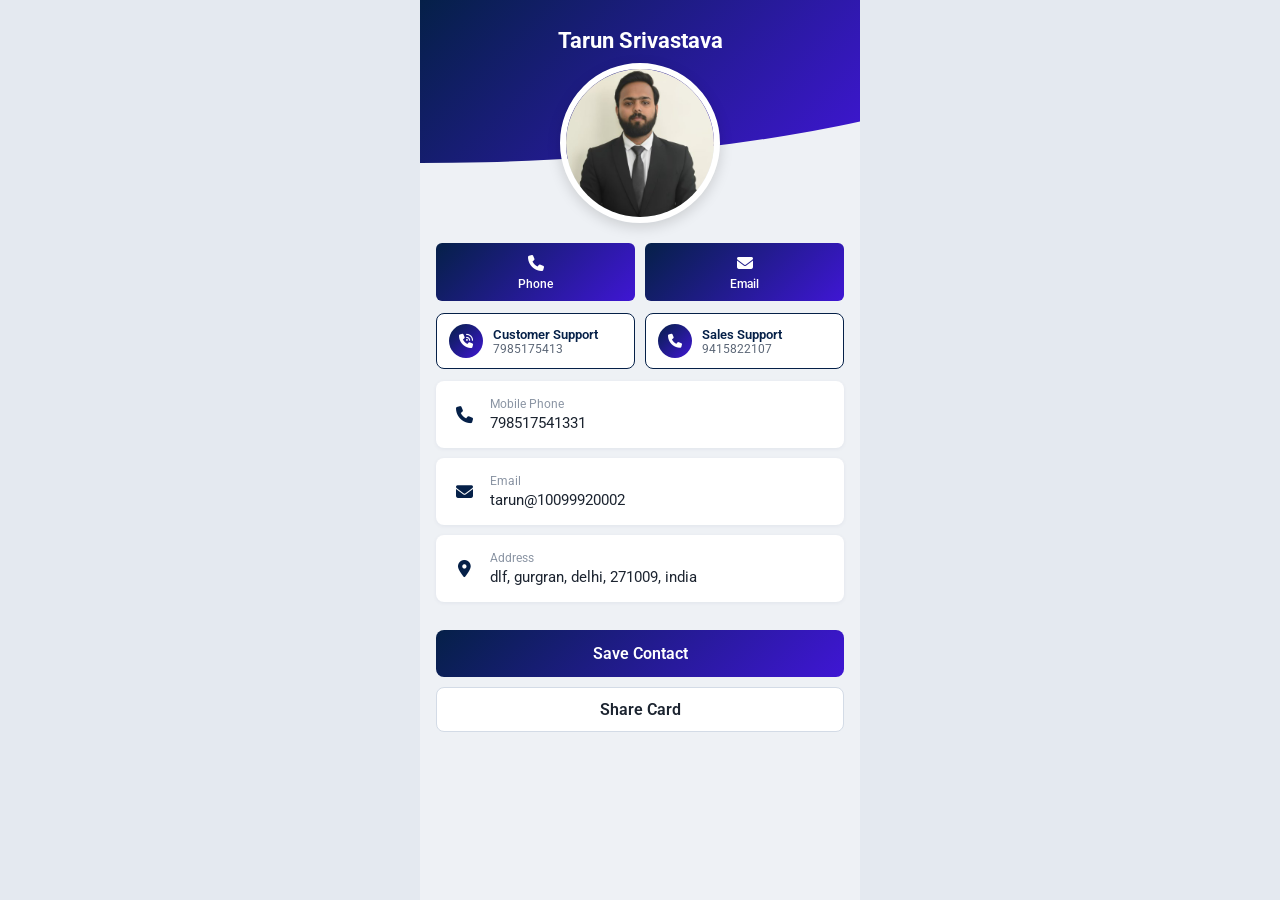
<file: index.html>
<!doctype html>
<html lang="en">
<head>
  <meta charset="utf-8">
  <meta name="viewport" content="width=device-width, initial-scale=1">
  <title>Tarun  Srivastava</title>
  <meta name="description" content="">
  <link rel="stylesheet" href="https://fonts.googleapis.com/css2?family=Roboto:wght@400;500;700&display=swap">
  <link rel="stylesheet" href="https://cdnjs.cloudflare.com/ajax/libs/font-awesome/6.5.1/css/all.min.css">
  <link rel="stylesheet" href="assets/style.css">
  <style>:root { --hero: linear-gradient(135deg, #052048, #3f16d4); --btn: linear-gradient(135deg, #052048, #3f16d4); --accent: #052048; --font: "Roboto"; }</style>
</head>
<body>
  <main class="card t-wave">
    <header class="hero"><h1>Tarun  Srivastava</h1></header>
    <div class="top"><img class="avatar" src="assets/photo.jpg" alt="Tarun  Srivastava"></div>
    <nav class="btns"><a href="tel:798517541331"><i class="fa-solid fa-phone"></i>Phone</a><a href="mailto:tarun@10099920002"><i class="fa-solid fa-envelope"></i>Email</a></nav>
    <nav class="support"><a href="tel:7985175413"><i class="fa-solid fa-phone-volume"></i><div><b>Customer Support</b><small>7985175413</small></div></a><a href="tel:9415822107"><i class="fa-solid fa-phone"></i><div><b>Sales Support</b><small>9415822107</small></div></a></nav>
    <ul class="list boxed"><li><a href="tel:798517541331"><i class="ic fa-solid fa-phone"></i><div><small>Mobile Phone</small><span>798517541331</span></div></a></li>
      <li><a href="mailto:tarun@10099920002"><i class="ic fa-solid fa-envelope"></i><div><small>Email</small><span>tarun@10099920002</span></div></a></li>
      <li><a href="https://maps.google.com/?q=dlf%2C%20gurgran%2C%20delhi%2C%20271009%2C%20india"><i class="ic fa-solid fa-location-dot"></i><div><small>Address</small><span>dlf, gurgran, delhi, 271009, india</span></div></a></li></ul>
    
    <a class="save" href="contact.vcf" download="tarun-srivastava.vcf">Save Contact</a>
    <button class="share" id="shareBtn" type="button">Share Card</button>
  </main>
  <script src="assets/card.js"></script>
</body>
</html>
</file>
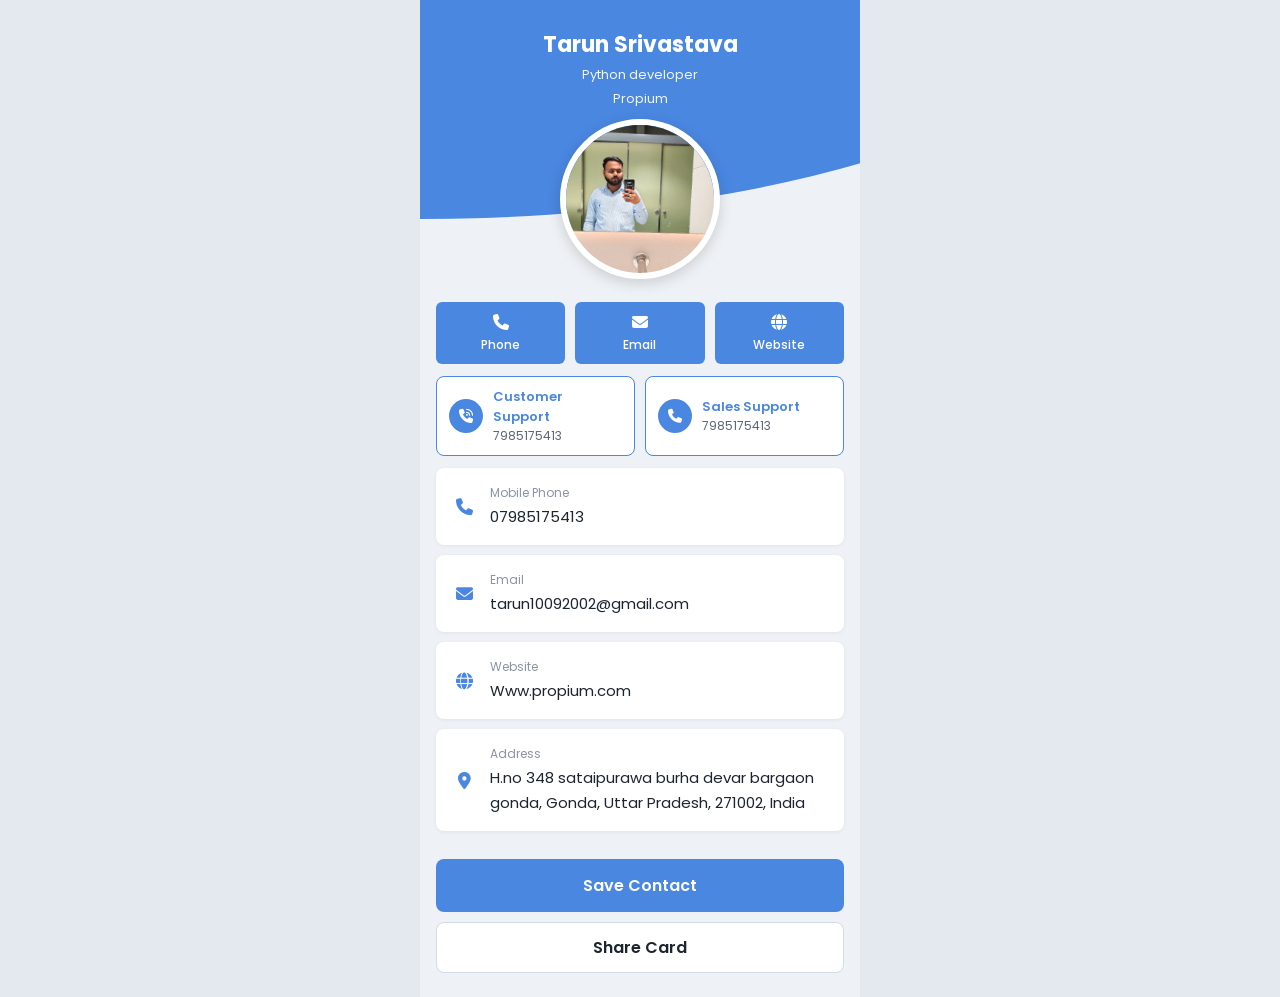
<file: cards/tarun-srivastava/index.html>
<!doctype html>
<html lang="en">
<head>
  <meta charset="utf-8">
  <meta name="viewport" content="width=device-width, initial-scale=1">
  <title>Tarun Srivastava – Python developer</title>
  <meta name="description" content="">
  <link rel="stylesheet" href="https://fonts.googleapis.com/css2?family=Poppins:wght@400;500;700&display=swap">
  <link rel="stylesheet" href="https://cdnjs.cloudflare.com/ajax/libs/font-awesome/6.5.1/css/all.min.css">
  <link rel="stylesheet" href="assets/style.css">
  <style>:root { --hero: #4a87e0; --btn: #4a87e0; --accent: #4a87e0; --font: "Poppins"; }</style>
</head>
<body>
  <main class="card t-wave">
    <header class="hero"><h1>Tarun Srivastava</h1><p class="sub">Python developer</p><p class="sub">Propium</p></header>
    <div class="top"><img class="avatar" src="assets/photo.jpg" alt="Tarun Srivastava"></div>
    <nav class="btns"><a href="tel:07985175413"><i class="fa-solid fa-phone"></i>Phone</a><a href="mailto:tarun10092002@gmail.com"><i class="fa-solid fa-envelope"></i>Email</a><a href="https://Www.propium.com" target="_blank" rel="noopener"><i class="fa-solid fa-globe"></i>Website</a></nav>
    <nav class="support"><a href="tel:7985175413"><i class="fa-solid fa-phone-volume"></i><div><b>Customer Support</b><small>7985175413</small></div></a><a href="tel:7985175413"><i class="fa-solid fa-phone"></i><div><b>Sales Support</b><small>7985175413</small></div></a></nav>
    <ul class="list boxed"><li><a href="tel:07985175413"><i class="ic fa-solid fa-phone"></i><div><small>Mobile Phone</small><span>07985175413</span></div></a></li>
      <li><a href="mailto:tarun10092002@gmail.com"><i class="ic fa-solid fa-envelope"></i><div><small>Email</small><span>tarun10092002@gmail.com</span></div></a></li>
      <li><a href="https://Www.propium.com"><i class="ic fa-solid fa-globe"></i><div><small>Website</small><span>Www.propium.com</span></div></a></li>
      <li><a href="https://maps.google.com/?q=H.no%20348%20sataipurawa%20burha%20devar%20bargaon%20gonda%2C%20Gonda%2C%20Uttar%20Pradesh%2C%20271002%2C%20India"><i class="ic fa-solid fa-location-dot"></i><div><small>Address</small><span>H.no 348 sataipurawa burha devar bargaon gonda, Gonda, Uttar Pradesh, 271002, India</span></div></a></li></ul>
    
    <a class="save" href="contact.vcf" download="tarun-srivastava.vcf">Save Contact</a>
    <button class="share" id="shareBtn" type="button">Share Card</button>
  </main>
  <script src="assets/card.js"></script>
</body>
</html>
</file>
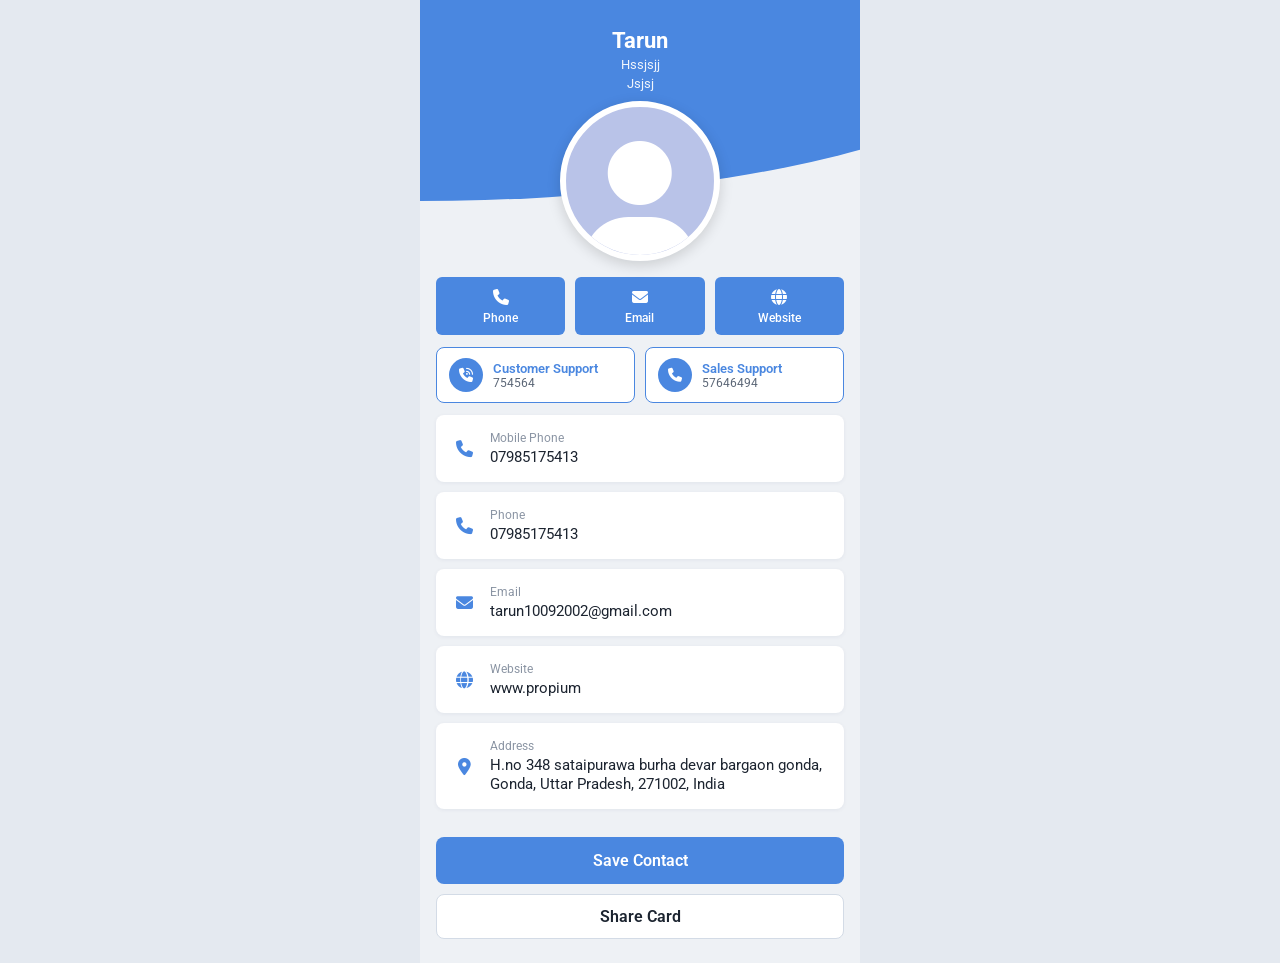
<file: cards/tarun/index.html>
<!doctype html>
<html lang="en">
<head>
  <meta charset="utf-8">
  <meta name="viewport" content="width=device-width, initial-scale=1">
  <title>Tarun – Hssjsjj</title>
  <meta name="description" content="">
  <link rel="stylesheet" href="https://fonts.googleapis.com/css2?family=Roboto:wght@400;500;700&display=swap">
  <link rel="stylesheet" href="https://cdnjs.cloudflare.com/ajax/libs/font-awesome/6.5.1/css/all.min.css">
  <link rel="stylesheet" href="assets/style.css">
  <style>:root { --hero: #4a87e0; --btn: #4a87e0; --accent: #4a87e0; --font: "Roboto"; }</style>
</head>
<body>
  <main class="card t-wave">
    <header class="hero"><h1>Tarun</h1><p class="sub">Hssjsjj</p><p class="sub">Jsjsj</p></header>
    <div class="top"><div class="avatar"><i class="fa-solid fa-user"></i></div></div>
    <nav class="btns"><a href="tel:07985175413"><i class="fa-solid fa-phone"></i>Phone</a><a href="mailto:tarun10092002@gmail.com"><i class="fa-solid fa-envelope"></i>Email</a><a href="https://www.propium" target="_blank" rel="noopener"><i class="fa-solid fa-globe"></i>Website</a></nav>
    <nav class="support"><a href="tel:754564"><i class="fa-solid fa-phone-volume"></i><div><b>Customer Support</b><small>754564</small></div></a><a href="tel:57646494"><i class="fa-solid fa-phone"></i><div><b>Sales Support</b><small>57646494</small></div></a></nav>
    <ul class="list boxed"><li><a href="tel:07985175413"><i class="ic fa-solid fa-phone"></i><div><small>Mobile Phone</small><span>07985175413</span></div></a></li>
      <li><a href="tel:07985175413"><i class="ic fa-solid fa-phone"></i><div><small>Phone</small><span>07985175413</span></div></a></li>
      <li><a href="mailto:tarun10092002@gmail.com"><i class="ic fa-solid fa-envelope"></i><div><small>Email</small><span>tarun10092002@gmail.com</span></div></a></li>
      <li><a href="https://www.propium"><i class="ic fa-solid fa-globe"></i><div><small>Website</small><span>www.propium</span></div></a></li>
      <li><a href="https://maps.google.com/?q=H.no%20348%20sataipurawa%20burha%20devar%20bargaon%20gonda%2C%20Gonda%2C%20Uttar%20Pradesh%2C%20271002%2C%20India"><i class="ic fa-solid fa-location-dot"></i><div><small>Address</small><span>H.no 348 sataipurawa burha devar bargaon gonda, Gonda, Uttar Pradesh, 271002, India</span></div></a></li></ul>
    
    <a class="save" href="contact.vcf" download="tarun.vcf">Save Contact</a>
    <button class="share" id="shareBtn" type="button">Share Card</button>
  </main>
  <script src="assets/card.js"></script>
</body>
</html>
</file>
<file: assets/style.css>
* { box-sizing: border-box; }
body { margin: 0; font-family: var(--font), system-ui, -apple-system, "Segoe UI", sans-serif; background: #e4e9f0; color: #1c2430; }
.card { max-width: 440px; min-height: 100vh; margin: 0 auto; background: #eef1f5; padding-bottom: 24px; overflow: hidden; }
h1 { margin: 0; font-size: 22px; font-weight: 700; }
.sub { margin: 4px 0 0; font-size: 13px; opacity: .92; }
.desc { margin: 0; font-size: 13px; line-height: 1.45; text-align: center; }
.avatar { width: var(--size); height: var(--size); border-radius: 50%; object-fit: cover; background: #b9c3e8; border: 5px solid #fff; display: inline-grid; place-items: end center; overflow: hidden; flex: none; }
.avatar i { color: #fff; font-size: calc(var(--size) * .8); margin-bottom: calc(var(--size) * -.09); }
.logo { display: block; margin: 10px auto 0; max-height: 44px; max-width: 150px; object-fit: contain; }
.btns { display: grid; grid-template-columns: repeat(auto-fit, minmax(0, 1fr)); }
.btns a { text-decoration: none; display: flex; align-items: center; justify-content: center; gap: 6px; font-size: 12px; font-weight: 500; }
.btns i { font-size: 16px; }
.support { display: grid; grid-template-columns: repeat(auto-fit, minmax(0, 1fr)); gap: 10px; padding: 12px 16px 0; }
.support a { display: flex; align-items: center; gap: 10px; background: #fff; border: 1.5px solid var(--accent); border-radius: 8px; padding: 10px 12px; color: inherit; text-decoration: none; min-width: 0; }
.support i { flex: none; width: 34px; height: 34px; border-radius: 50%; background: var(--btn); color: #fff; display: grid; place-items: center; font-size: 14px; }
.support b { display: block; font-size: 13px; font-weight: 600; color: var(--accent); }
.support small { display: block; font-size: 12px; color: #5b6676; overflow: hidden; text-overflow: ellipsis; white-space: nowrap; }
.list { list-style: none; margin: 0; padding: 0; }
.list a { display: flex; gap: 16px; align-items: center; color: inherit; text-decoration: none; }
.list .ic { flex: none; width: 20px; text-align: center; color: var(--accent); font-size: 17px; }
.list small { display: block; color: #8a94a3; font-size: 12px; margin-bottom: 2px; }
.list span { font-size: 15px; word-break: break-word; }
.list.boxed { display: flex; flex-direction: column; gap: 10px; padding: 12px 16px; }
.list.boxed a { padding: 16px 18px; background: #fff; border-radius: 8px; box-shadow: 0 1px 4px rgba(20,40,80,.06); }
.list.lined a { padding: 13px 18px; border-bottom: 1px solid #e1e6ed; }
.socials { display: flex; flex-wrap: wrap; justify-content: center; gap: 10px; padding: 16px 16px 4px; }
.socials a { width: 42px; height: 42px; border-radius: 50%; background: var(--btn); color: #fff; display: grid; place-items: center; font-size: 18px; text-decoration: none; }
.save { display: block; margin: 16px 16px 10px; text-align: center; background: var(--btn); color: #fff; text-decoration: none; font-weight: 600; padding: 14px; border-radius: 8px; }
.share { display: block; width: calc(100% - 32px); margin: 0 16px; font: inherit; font-weight: 600; padding: 12px; border-radius: 8px; border: 1px solid #d3dbe6; background: #fff; color: #1c2430; cursor: pointer; }
.hero { background: var(--hero); color: #fff; text-align: center; padding: 28px 20px 110px; clip-path: ellipse(150% 100% at 0% 0%); }
.top { text-align: center; padding: 0 20px; margin-top: -100px; position: relative; }
.avatar { --size: 160px; border-width: 6px; box-shadow: 0 4px 14px rgba(0,0,0,.15); }
.desc { margin-top: 12px; color: #3d4756; }
.btns { gap: 10px; padding: 16px 16px 0; }
.btns a { flex-direction: column; background: var(--btn); color: #fff; border-radius: 6px; padding: 12px 4px 10px; }
</file>
<file: cards/tarun-srivastava/assets/style.css>
* { box-sizing: border-box; }
body { margin: 0; font-family: var(--font), system-ui, -apple-system, "Segoe UI", sans-serif; background: #e4e9f0; color: #1c2430; }
.card { max-width: 440px; min-height: 100vh; margin: 0 auto; background: #eef1f5; padding-bottom: 24px; overflow: hidden; }
h1 { margin: 0; font-size: 22px; font-weight: 700; }
.sub { margin: 4px 0 0; font-size: 13px; opacity: .92; }
.desc { margin: 0; font-size: 13px; line-height: 1.45; text-align: center; }
.avatar { width: var(--size); height: var(--size); border-radius: 50%; object-fit: cover; background: #b9c3e8; border: 5px solid #fff; display: inline-grid; place-items: end center; overflow: hidden; flex: none; }
.avatar i { color: #fff; font-size: calc(var(--size) * .8); margin-bottom: calc(var(--size) * -.09); }
.logo { display: block; margin: 10px auto 0; max-height: 44px; max-width: 150px; object-fit: contain; }
.btns { display: grid; grid-template-columns: repeat(auto-fit, minmax(0, 1fr)); }
.btns a { text-decoration: none; display: flex; align-items: center; justify-content: center; gap: 6px; font-size: 12px; font-weight: 500; }
.btns i { font-size: 16px; }
.support { display: grid; grid-template-columns: repeat(auto-fit, minmax(0, 1fr)); gap: 10px; padding: 12px 16px 0; }
.support a { display: flex; align-items: center; gap: 10px; background: #fff; border: 1.5px solid var(--accent); border-radius: 8px; padding: 10px 12px; color: inherit; text-decoration: none; min-width: 0; }
.support i { flex: none; width: 34px; height: 34px; border-radius: 50%; background: var(--btn); color: #fff; display: grid; place-items: center; font-size: 14px; }
.support b { display: block; font-size: 13px; font-weight: 600; color: var(--accent); }
.support small { display: block; font-size: 12px; color: #5b6676; overflow: hidden; text-overflow: ellipsis; white-space: nowrap; }
.list { list-style: none; margin: 0; padding: 0; }
.list a { display: flex; gap: 16px; align-items: center; color: inherit; text-decoration: none; }
.list .ic { flex: none; width: 20px; text-align: center; color: var(--accent); font-size: 17px; }
.list small { display: block; color: #8a94a3; font-size: 12px; margin-bottom: 2px; }
.list span { font-size: 15px; word-break: break-word; }
.list.boxed { display: flex; flex-direction: column; gap: 10px; padding: 12px 16px; }
.list.boxed a { padding: 16px 18px; background: #fff; border-radius: 8px; box-shadow: 0 1px 4px rgba(20,40,80,.06); }
.list.lined a { padding: 13px 18px; border-bottom: 1px solid #e1e6ed; }
.socials { display: flex; flex-wrap: wrap; justify-content: center; gap: 10px; padding: 16px 16px 4px; }
.socials a { width: 42px; height: 42px; border-radius: 50%; background: var(--btn); color: #fff; display: grid; place-items: center; font-size: 18px; text-decoration: none; }
.save { display: block; margin: 16px 16px 10px; text-align: center; background: var(--btn); color: #fff; text-decoration: none; font-weight: 600; padding: 14px; border-radius: 8px; }
.share { display: block; width: calc(100% - 32px); margin: 0 16px; font: inherit; font-weight: 600; padding: 12px; border-radius: 8px; border: 1px solid #d3dbe6; background: #fff; color: #1c2430; cursor: pointer; }
.hero { background: var(--hero); color: #fff; text-align: center; padding: 28px 20px 110px; clip-path: ellipse(150% 100% at 0% 0%); }
.top { text-align: center; padding: 0 20px; margin-top: -100px; position: relative; }
.avatar { --size: 160px; border-width: 6px; box-shadow: 0 4px 14px rgba(0,0,0,.15); }
.desc { margin-top: 12px; color: #3d4756; }
.btns { gap: 10px; padding: 16px 16px 0; }
.btns a { flex-direction: column; background: var(--btn); color: #fff; border-radius: 6px; padding: 12px 4px 10px; }
</file>
<file: cards/tarun/assets/style.css>
* { box-sizing: border-box; }
body { margin: 0; font-family: var(--font), system-ui, -apple-system, "Segoe UI", sans-serif; background: #e4e9f0; color: #1c2430; }
.card { max-width: 440px; min-height: 100vh; margin: 0 auto; background: #eef1f5; padding-bottom: 24px; overflow: hidden; }
h1 { margin: 0; font-size: 22px; font-weight: 700; }
.sub { margin: 4px 0 0; font-size: 13px; opacity: .92; }
.desc { margin: 0; font-size: 13px; line-height: 1.45; text-align: center; }
.avatar { width: var(--size); height: var(--size); border-radius: 50%; object-fit: cover; background: #b9c3e8; border: 5px solid #fff; display: inline-grid; place-items: end center; overflow: hidden; flex: none; }
.avatar i { color: #fff; font-size: calc(var(--size) * .8); margin-bottom: calc(var(--size) * -.09); }
.logo { display: block; margin: 10px auto 0; max-height: 44px; max-width: 150px; object-fit: contain; }
.btns { display: grid; grid-template-columns: repeat(auto-fit, minmax(0, 1fr)); }
.btns a { text-decoration: none; display: flex; align-items: center; justify-content: center; gap: 6px; font-size: 12px; font-weight: 500; }
.btns i { font-size: 16px; }
.support { display: grid; grid-template-columns: repeat(auto-fit, minmax(0, 1fr)); gap: 10px; padding: 12px 16px 0; }
.support a { display: flex; align-items: center; gap: 10px; background: #fff; border: 1.5px solid var(--accent); border-radius: 8px; padding: 10px 12px; color: inherit; text-decoration: none; min-width: 0; }
.support i { flex: none; width: 34px; height: 34px; border-radius: 50%; background: var(--btn); color: #fff; display: grid; place-items: center; font-size: 14px; }
.support b { display: block; font-size: 13px; font-weight: 600; color: var(--accent); }
.support small { display: block; font-size: 12px; color: #5b6676; overflow: hidden; text-overflow: ellipsis; white-space: nowrap; }
.list { list-style: none; margin: 0; padding: 0; }
.list a { display: flex; gap: 16px; align-items: center; color: inherit; text-decoration: none; }
.list .ic { flex: none; width: 20px; text-align: center; color: var(--accent); font-size: 17px; }
.list small { display: block; color: #8a94a3; font-size: 12px; margin-bottom: 2px; }
.list span { font-size: 15px; word-break: break-word; }
.list.boxed { display: flex; flex-direction: column; gap: 10px; padding: 12px 16px; }
.list.boxed a { padding: 16px 18px; background: #fff; border-radius: 8px; box-shadow: 0 1px 4px rgba(20,40,80,.06); }
.list.lined a { padding: 13px 18px; border-bottom: 1px solid #e1e6ed; }
.socials { display: flex; flex-wrap: wrap; justify-content: center; gap: 10px; padding: 16px 16px 4px; }
.socials a { width: 42px; height: 42px; border-radius: 50%; background: var(--btn); color: #fff; display: grid; place-items: center; font-size: 18px; text-decoration: none; }
.save { display: block; margin: 16px 16px 10px; text-align: center; background: var(--btn); color: #fff; text-decoration: none; font-weight: 600; padding: 14px; border-radius: 8px; }
.share { display: block; width: calc(100% - 32px); margin: 0 16px; font: inherit; font-weight: 600; padding: 12px; border-radius: 8px; border: 1px solid #d3dbe6; background: #fff; color: #1c2430; cursor: pointer; }
.hero { background: var(--hero); color: #fff; text-align: center; padding: 28px 20px 110px; clip-path: ellipse(150% 100% at 0% 0%); }
.top { text-align: center; padding: 0 20px; margin-top: -100px; position: relative; }
.avatar { --size: 160px; border-width: 6px; box-shadow: 0 4px 14px rgba(0,0,0,.15); }
.desc { margin-top: 12px; color: #3d4756; }
.btns { gap: 10px; padding: 16px 16px 0; }
.btns a { flex-direction: column; background: var(--btn); color: #fff; border-radius: 6px; padding: 12px 4px 10px; }
</file>
